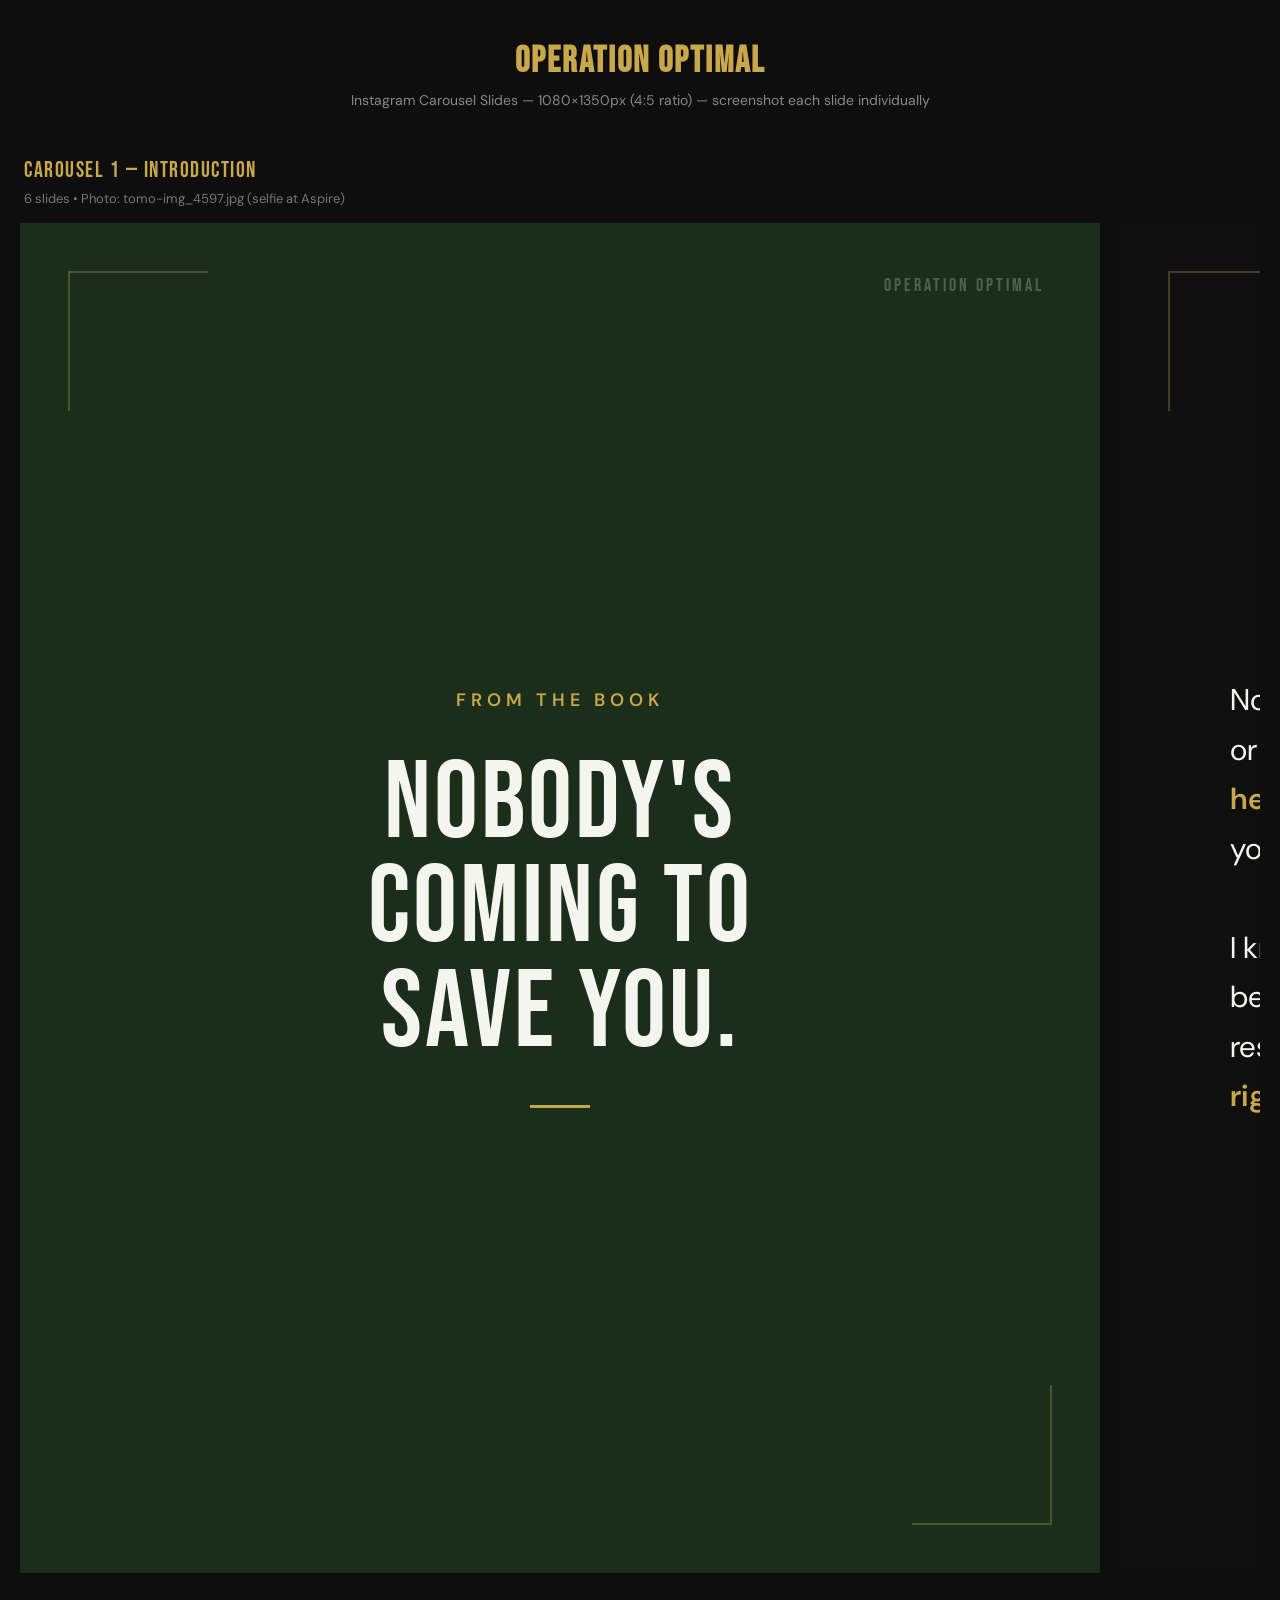
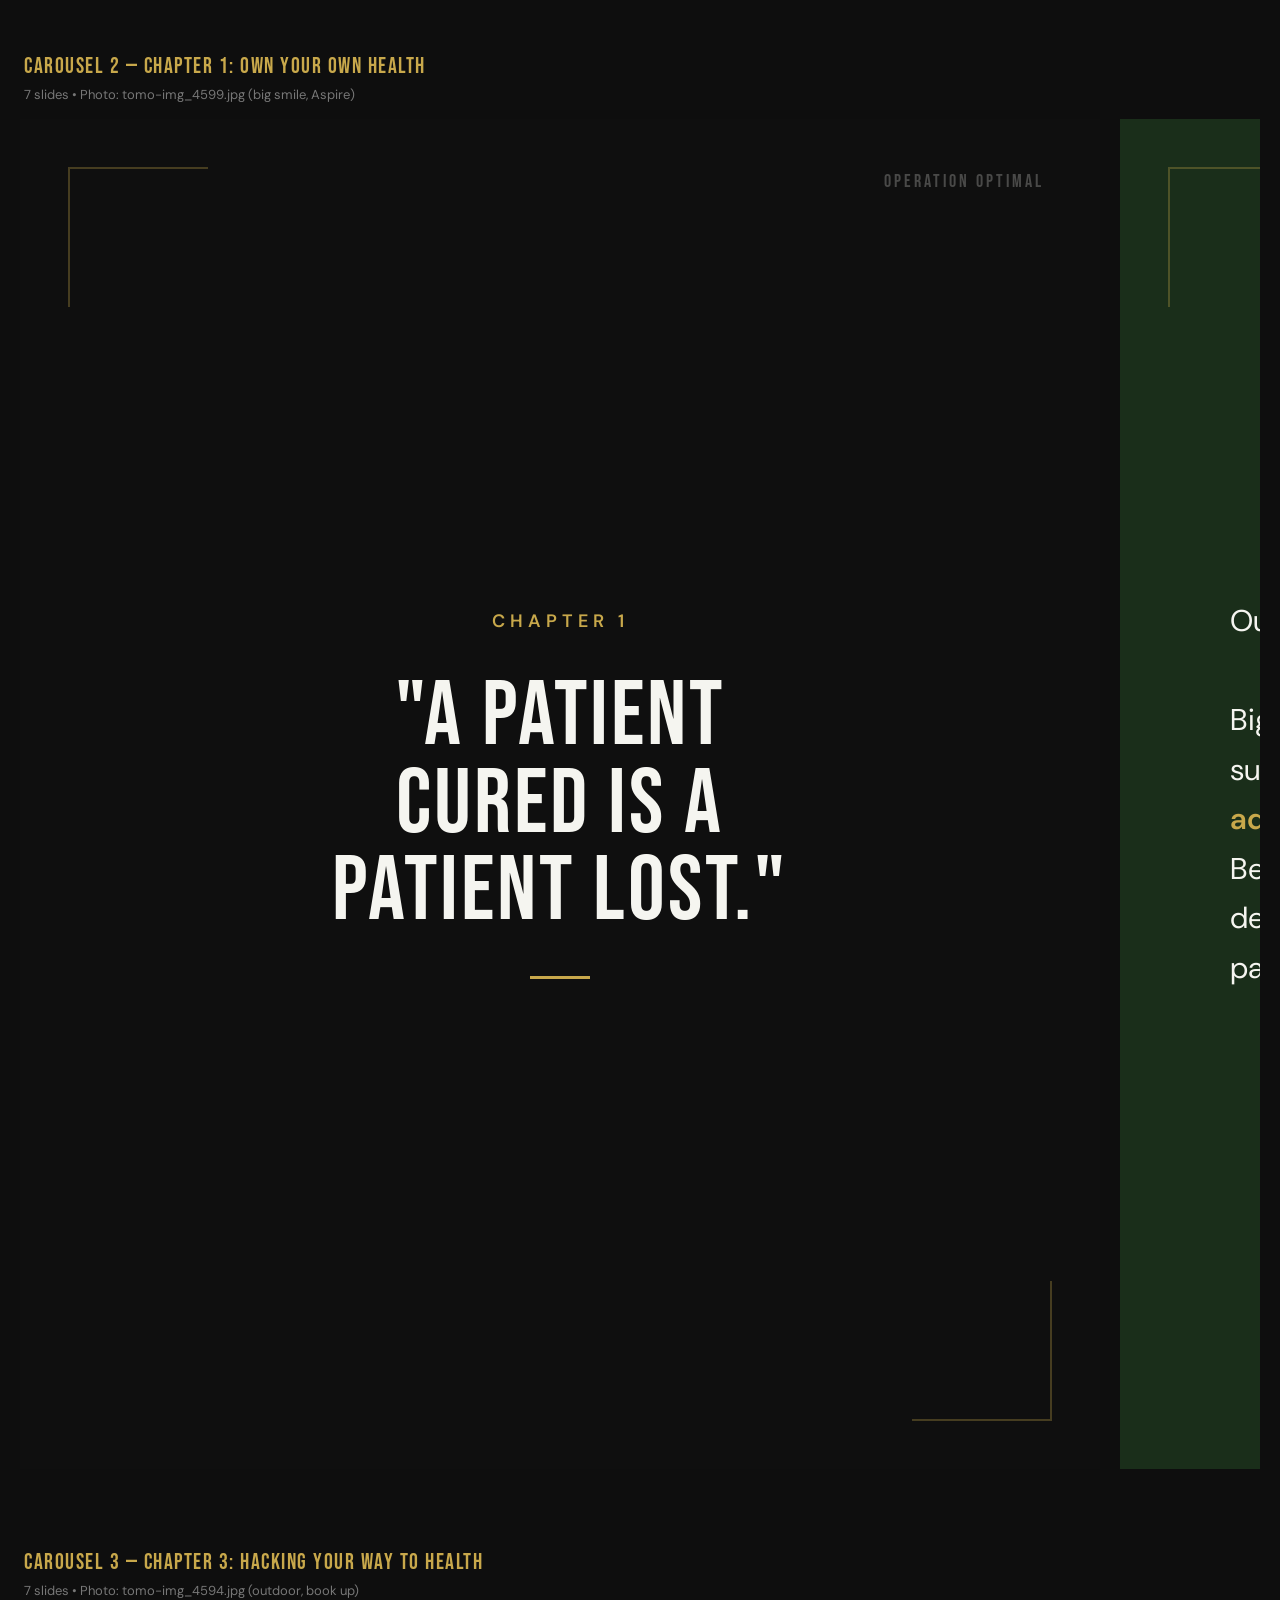
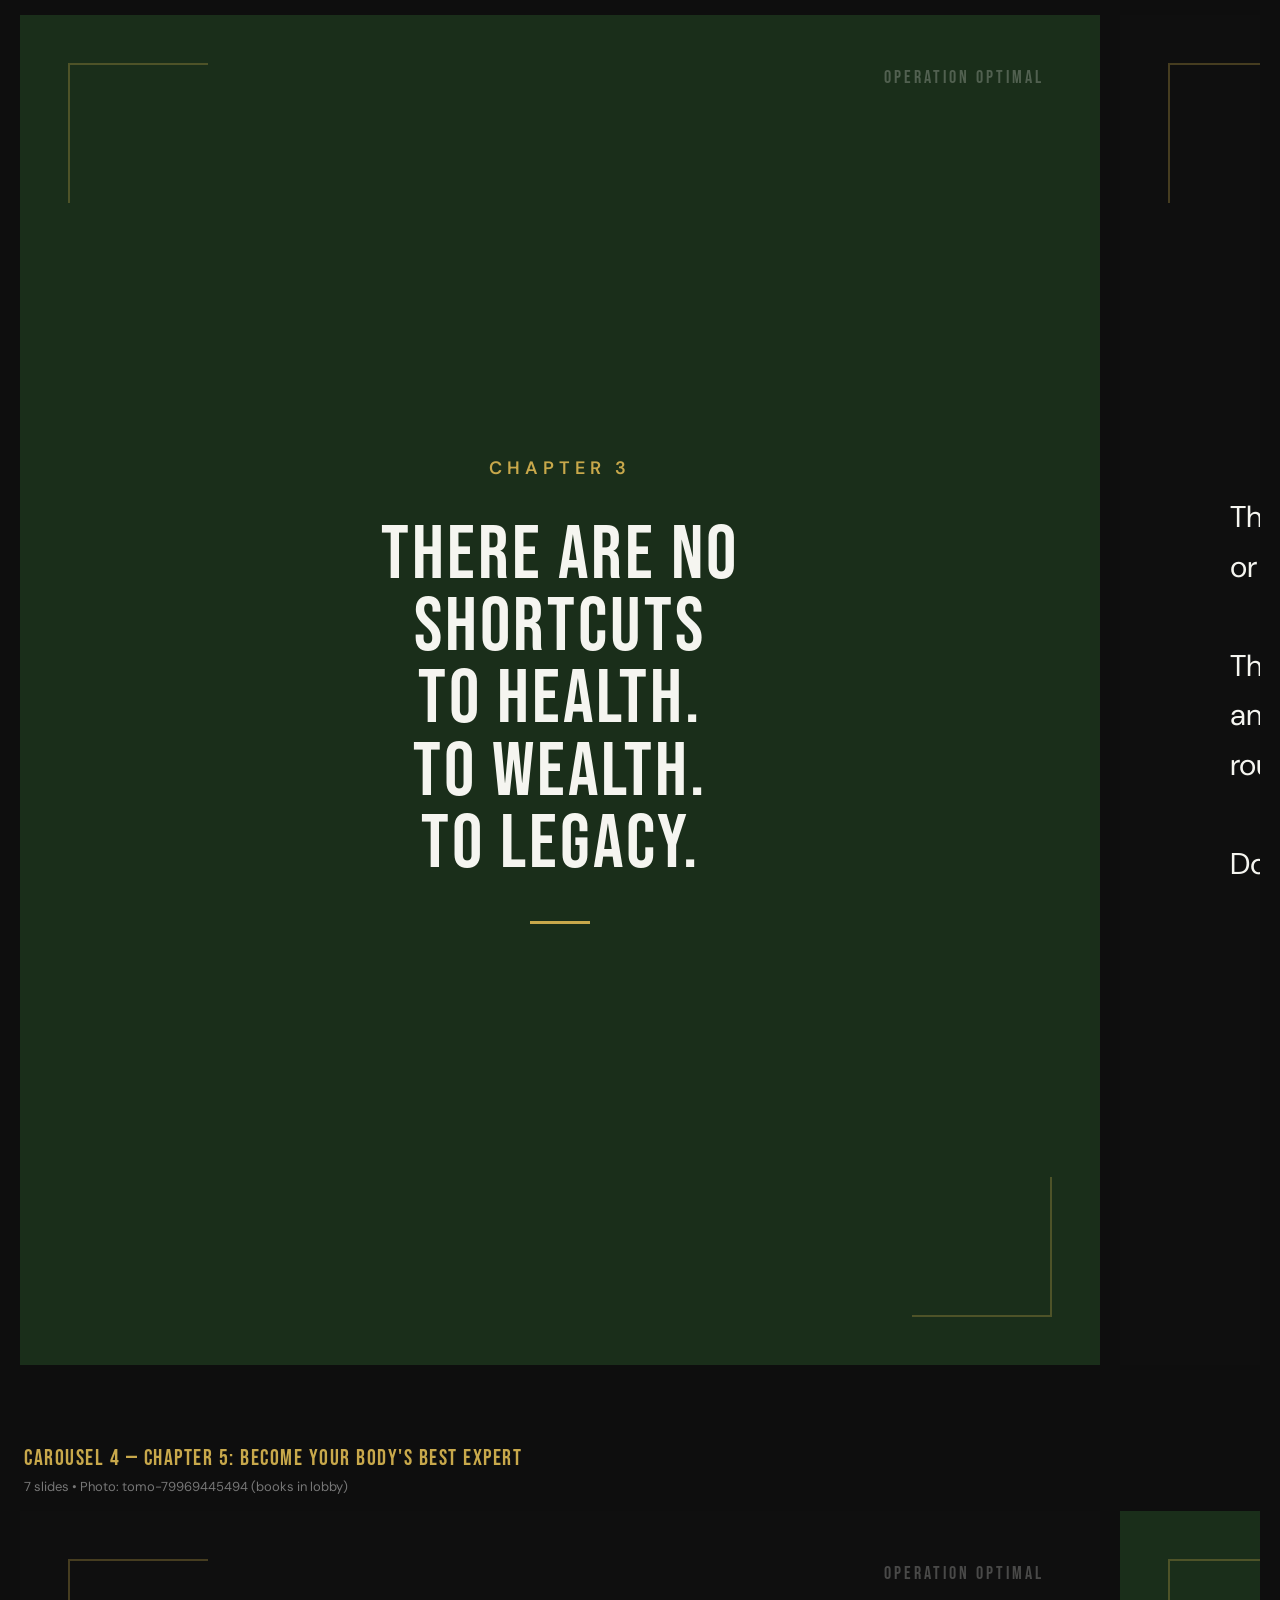
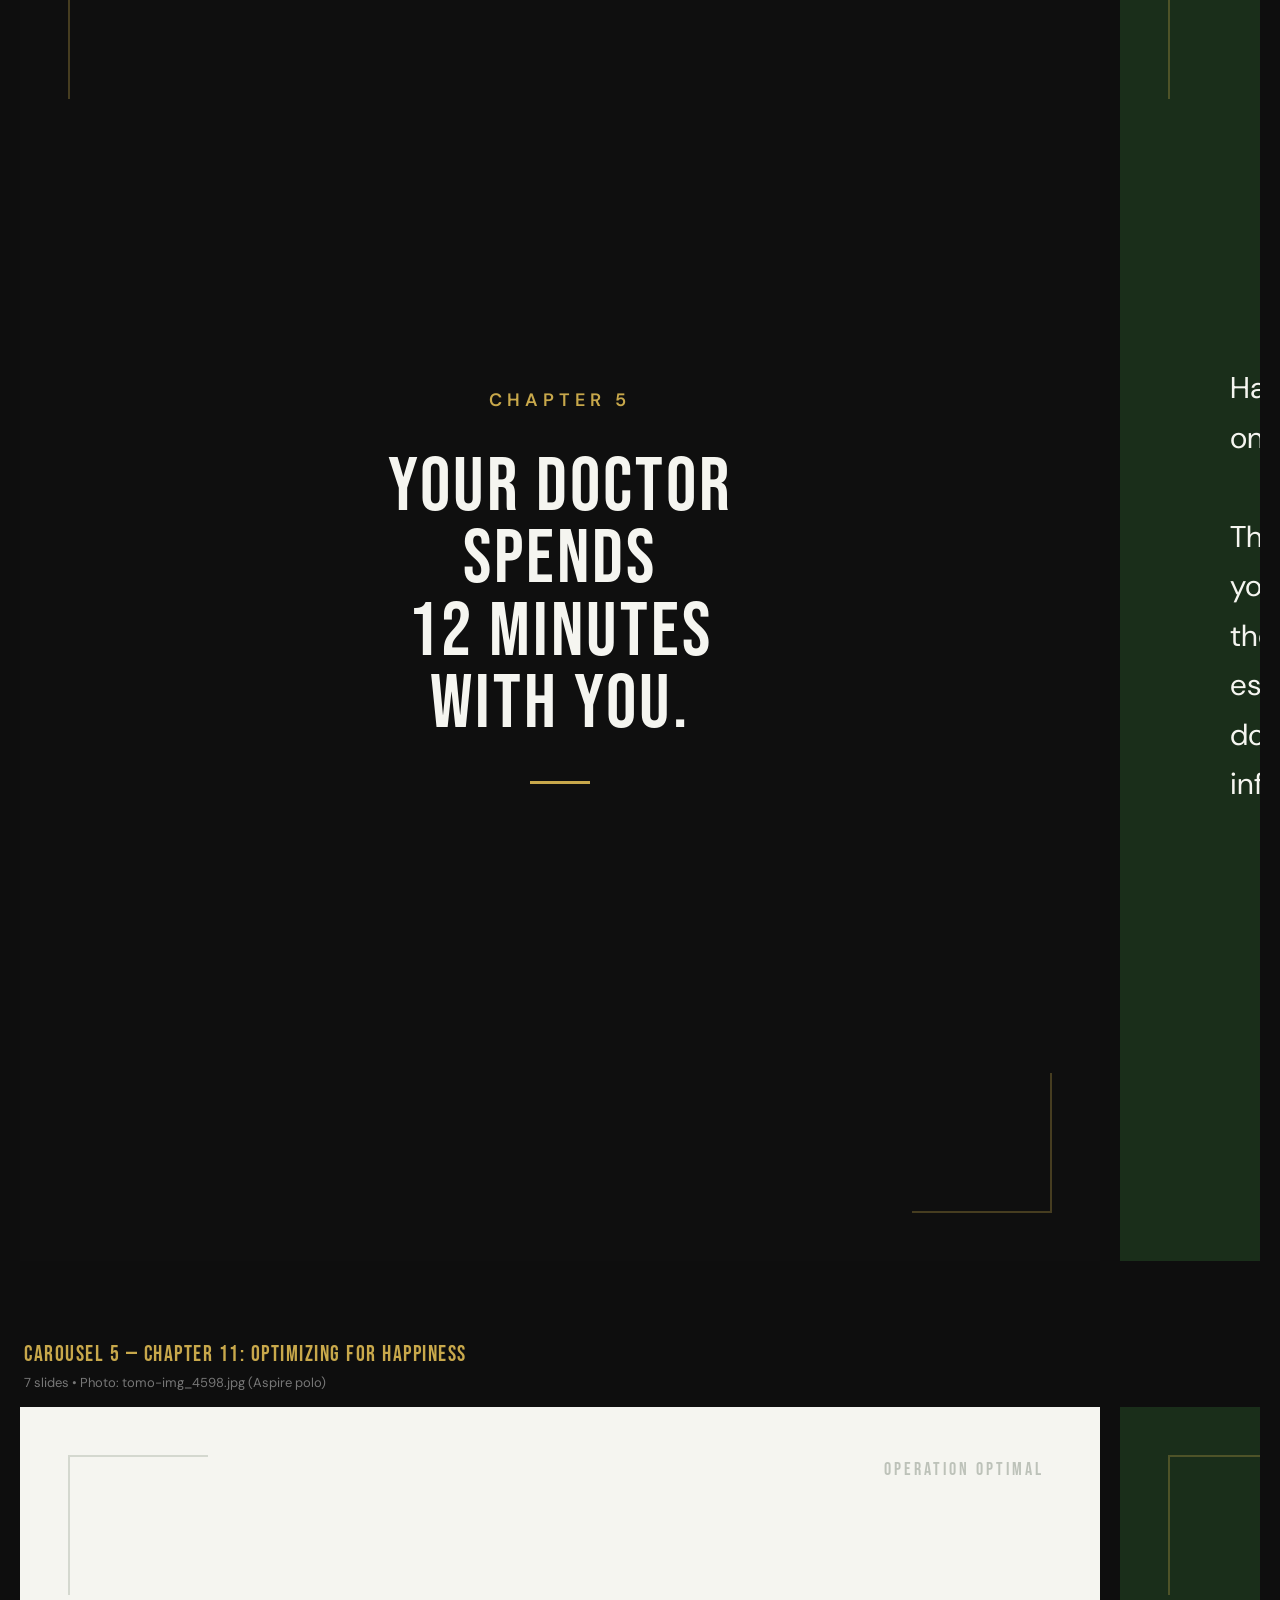
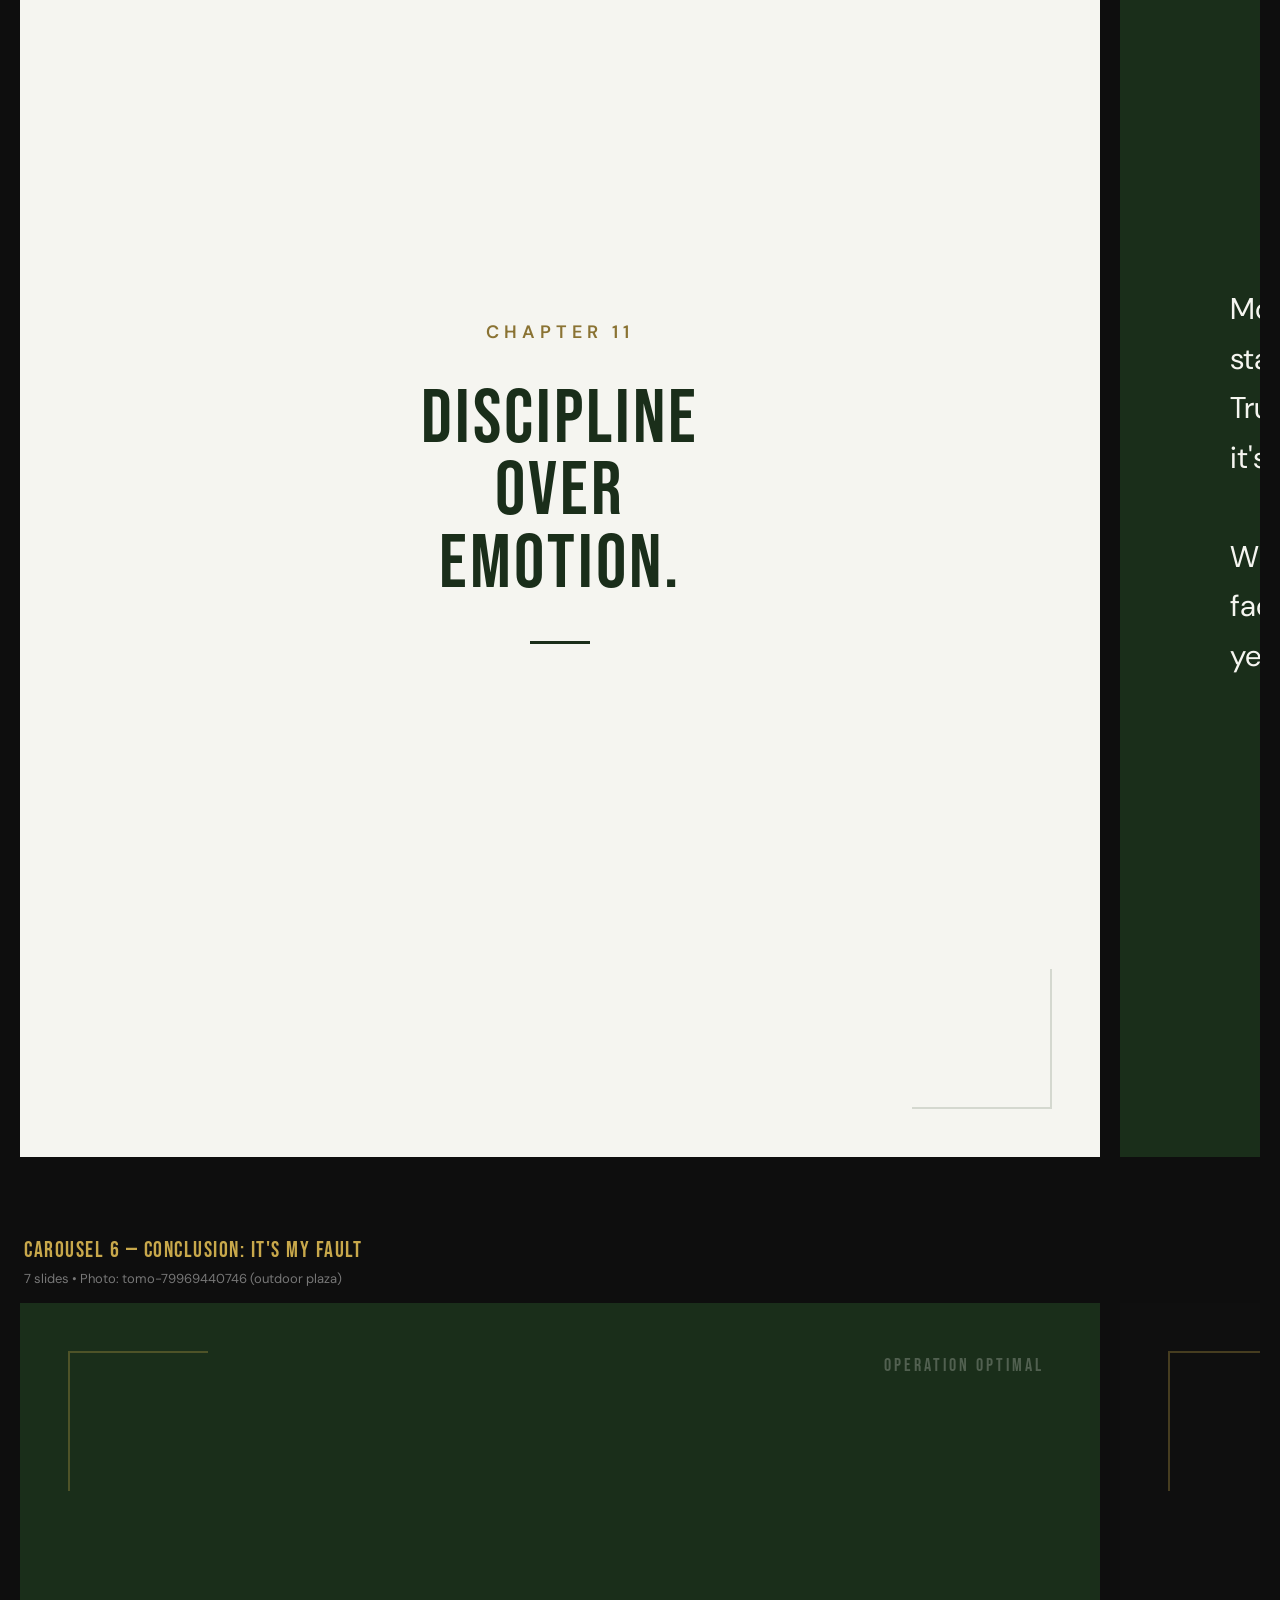
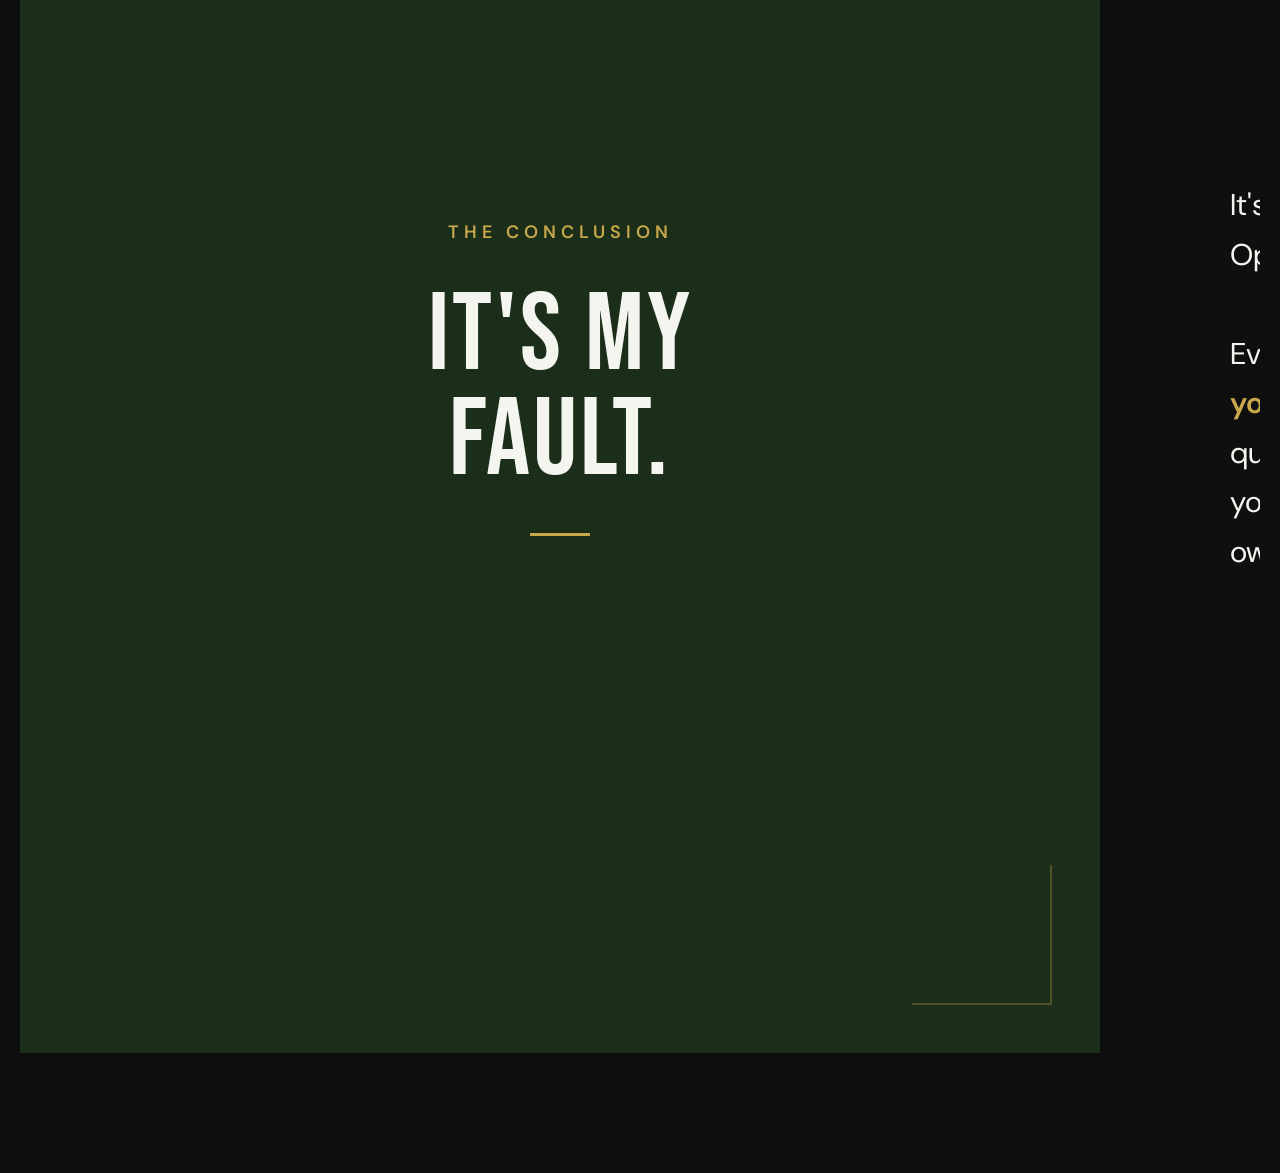
<file: instagram-carousels.html>
<!DOCTYPE html>
<html lang="en">
<head>
<meta charset="UTF-8">
<meta name="viewport" content="width=device-width, initial-scale=1.0">
<title>Operation Optimal — Instagram Carousels</title>
<link href="https://fonts.googleapis.com/css2?family=Bebas+Neue&family=DM+Sans:ital,wght@0,400;0,500;0,600;0,700;1,400;1,500&display=swap" rel="stylesheet">
<style>
* { margin: 0; padding: 0; box-sizing: border-box; }

body {
    font-family: 'DM Sans', sans-serif;
    background: #0e0e0e;
    color: #fff;
    padding: 40px 20px;
}

h1 {
    font-family: 'Bebas Neue', sans-serif;
    font-size: 36px;
    letter-spacing: 2px;
    text-align: center;
    margin-bottom: 8px;
    color: #c8a84b;
}

.subtitle {
    text-align: center;
    color: #888;
    font-size: 14px;
    margin-bottom: 48px;
}

.carousel-section { margin-bottom: 64px; }

.carousel-label {
    font-family: 'Bebas Neue', sans-serif;
    font-size: 22px;
    letter-spacing: 1.5px;
    color: #c8a84b;
    margin-bottom: 6px;
    padding-left: 4px;
}

.carousel-desc {
    color: #777;
    font-size: 13px;
    margin-bottom: 16px;
    padding-left: 4px;
}

.carousel-track {
    display: flex;
    gap: 20px;
    overflow-x: auto;
    padding-bottom: 16px;
    scroll-snap-type: x mandatory;
}

.carousel-track::-webkit-scrollbar { height: 6px; }
.carousel-track::-webkit-scrollbar-track { background: #1a1a1a; border-radius: 3px; }
.carousel-track::-webkit-scrollbar-thumb { background: #333; border-radius: 3px; }

/* ── Slide base — 1080x1350 (4:5 Instagram) ── */
.slide {
    width: 1080px;
    height: 1350px;
    min-width: 1080px;
    min-height: 1350px;
    position: relative;
    overflow: hidden;
    scroll-snap-align: start;
    display: flex;
    flex-direction: column;
    justify-content: center;
    align-items: center;
    text-align: center;
    padding: 100px 80px;
}

/* ── Themes ── */
.slide--dark { background: #1a2e1a; color: #f5f5f0; }
.slide--black { background: #0f0f0f; color: #f5f5f0; }
.slide--cream { background: #f5f5f0; color: #1a2e1a; }
.slide--gold { background: #c8a84b; color: #1a2e1a; }
.slide--deep { background: #0d1f0d; color: #f5f5f0; }

/* ── Decorative corners ── */
.slide__corner-tl,
.slide__corner-br {
    position: absolute;
    width: 140px;
    height: 140px;
    border: 2px solid rgba(200, 168, 75, 0.3);
}
.slide__corner-tl { top: 48px; left: 48px; border-right: none; border-bottom: none; }
.slide__corner-br { bottom: 48px; right: 48px; border-left: none; border-top: none; }

.slide--cream .slide__corner-tl,
.slide--cream .slide__corner-br { border-color: rgba(26, 46, 26, 0.15); }

.slide--gold .slide__corner-tl,
.slide--gold .slide__corner-br { border-color: rgba(26, 46, 26, 0.2); }

.slide__line { width: 60px; height: 3px; background: #c8a84b; margin: 0 auto; }
.slide--cream .slide__line { background: #1a2e1a; }
.slide--gold .slide__line { background: #1a2e1a; }

/* ── Watermark ── */
.slide__brand {
    position: absolute;
    top: 52px;
    right: 56px;
    font-family: 'Bebas Neue', sans-serif;
    font-size: 18px;
    letter-spacing: 3px;
    opacity: 0.25;
}

/* ── Page dots ── */
.slide__page {
    position: absolute;
    bottom: 52px;
    left: 50%;
    transform: translateX(-50%);
    display: flex;
    gap: 10px;
}
.slide__page-dot {
    width: 12px;
    height: 12px;
    border-radius: 50%;
    background: rgba(200, 168, 75, 0.2);
}
.slide__page-dot--active { background: #c8a84b; }
.slide--cream .slide__page-dot { background: rgba(26, 46, 26, 0.15); }
.slide--cream .slide__page-dot--active { background: #1a2e1a; }
.slide--gold .slide__page-dot { background: rgba(26, 46, 26, 0.2); }
.slide--gold .slide__page-dot--active { background: #1a2e1a; }

/* ── Typography ── */
.slide__chapter {
    font-family: 'DM Sans', sans-serif;
    font-size: 18px;
    font-weight: 600;
    letter-spacing: 5px;
    text-transform: uppercase;
    color: #c8a84b;
    margin-bottom: 40px;
}
.slide--cream .slide__chapter { color: #8a7333; }
.slide--gold .slide__chapter { color: #1a2e1a; }

.slide__title {
    font-family: 'Bebas Neue', sans-serif;
    font-size: 92px;
    line-height: 0.95;
    letter-spacing: 3px;
    margin-bottom: 40px;
}
.slide__title--lg { font-size: 110px; }
.slide__title--sm { font-size: 76px; }
.slide__title--xs { font-size: 64px; }

/* Book paragraph — the "meat" */
.slide__para {
    font-family: 'DM Sans', sans-serif;
    font-size: 30px;
    line-height: 1.65;
    font-weight: 400;
    max-width: 860px;
    text-align: left;
}

.slide__quote {
    font-family: 'DM Sans', sans-serif;
    font-size: 36px;
    line-height: 1.55;
    font-weight: 400;
    max-width: 840px;
}
.slide__quote--lg { font-size: 42px; font-weight: 500; }
.slide__quote--sm { font-size: 30px; }
.slide__quote--italic { font-style: italic; }

.slide__quote em,
.slide__para em {
    color: #c8a84b;
    font-style: normal;
    font-weight: 600;
}
.slide--cream .slide__quote em,
.slide--cream .slide__para em { color: #8a7333; }

/* Pull quote — large centered emphasis */
.slide__pull {
    font-family: 'DM Sans', sans-serif;
    font-size: 44px;
    line-height: 1.4;
    font-weight: 500;
    max-width: 800px;
    font-style: italic;
}

/* ── Action steps ── */
.slide__steps {
    text-align: left;
    width: 100%;
    max-width: 880px;
}
.slide__steps-title {
    font-family: 'Bebas Neue', sans-serif;
    font-size: 56px;
    letter-spacing: 2px;
    margin-bottom: 52px;
    text-align: center;
}
.slide__step {
    display: flex;
    gap: 28px;
    margin-bottom: 48px;
    align-items: flex-start;
}
.slide__step-num {
    font-family: 'Bebas Neue', sans-serif;
    font-size: 64px;
    line-height: 1;
    color: #c8a84b;
    min-width: 56px;
}
.slide--cream .slide__step-num { color: #1a2e1a; }
.slide__step-text { padding-top: 10px; }
.slide__step-heading { font-weight: 700; font-size: 26px; margin-bottom: 8px; line-height: 1.3; }
.slide__step-body { font-size: 22px; line-height: 1.5; opacity: 0.8; }

/* ── Comparison ── */
.slide__compare {
    display: flex;
    gap: 48px;
    align-items: center;
    width: 100%;
    max-width: 880px;
}
.slide__compare-col { flex: 1; text-align: center; }
.slide__compare-label { font-size: 20px; font-weight: 600; letter-spacing: 3px; text-transform: uppercase; margin-bottom: 20px; opacity: 0.6; }
.slide__compare-price { font-family: 'Bebas Neue', sans-serif; font-size: 96px; line-height: 1; margin-bottom: 12px; }
.slide__compare-desc { font-size: 20px; opacity: 0.7; line-height: 1.5; }
.slide__compare-vs { font-family: 'Bebas Neue', sans-serif; font-size: 42px; color: #c8a84b; min-width: 56px; }
.slide__compare-col--bad .slide__compare-price { opacity: 0.4; text-decoration: line-through; }

/* ── Ownership list ── */
.slide__own-list { text-align: left; max-width: 820px; }
.slide__own-item { font-size: 34px; line-height: 1.6; margin-bottom: 32px; font-style: italic; }
.slide__own-item strong { color: #c8a84b; font-style: normal; }
.slide--cream .slide__own-item strong { color: #1a2e1a; font-weight: 700; }

/* ── List ── */
.slide__list { text-align: left; list-style: none; max-width: 840px; width: 100%; }
.slide__list li {
    font-size: 32px;
    line-height: 1.5;
    padding: 24px 0 24px 28px;
    border-bottom: 1px solid rgba(200, 168, 75, 0.15);
    position: relative;
}
.slide__list li::before {
    content: '';
    position: absolute;
    left: 0;
    top: 50%;
    transform: translateY(-50%);
    width: 8px;
    height: 8px;
    background: #c8a84b;
    border-radius: 50%;
}
.slide--cream .slide__list li { border-bottom-color: rgba(26, 46, 26, 0.12); }
.slide--cream .slide__list li::before { background: #1a2e1a; }

/* ── Photo CTA slide ── */
.slide--photo {
    padding: 0;
    position: relative;
}
.slide__photo-img {
    width: 100%;
    height: 100%;
    object-fit: cover;
    position: absolute;
    top: 0;
    left: 0;
}
.slide__photo-overlay {
    position: absolute;
    bottom: 0;
    left: 0;
    right: 0;
    padding: 60px 64px 80px;
    background: linear-gradient(to top, rgba(0,0,0,0.92) 0%, rgba(0,0,0,0.7) 50%, transparent 100%);
    text-align: center;
    z-index: 2;
}
.slide__photo-title {
    font-family: 'Bebas Neue', sans-serif;
    font-size: 52px;
    letter-spacing: 2px;
    color: #fff;
    margin-bottom: 12px;
}
.slide__photo-sub {
    font-size: 24px;
    color: rgba(255,255,255,0.75);
    margin-bottom: 28px;
    line-height: 1.4;
}
.slide__photo-url {
    font-family: 'DM Sans', sans-serif;
    font-size: 30px;
    font-weight: 700;
    color: #c8a84b;
    letter-spacing: 1px;
}

/* ── Seven Steps list ── */
.slide__numbered {
    text-align: left;
    max-width: 840px;
    width: 100%;
    counter-reset: step;
}
.slide__numbered-item {
    font-size: 28px;
    line-height: 1.5;
    padding: 18px 0 18px 56px;
    border-bottom: 1px solid rgba(200, 168, 75, 0.12);
    position: relative;
    counter-increment: step;
}
.slide__numbered-item::before {
    content: counter(step) ".";
    position: absolute;
    left: 0;
    font-family: 'Bebas Neue', sans-serif;
    font-size: 36px;
    color: #c8a84b;
    top: 14px;
}
</style>
</head>
<body>

<h1>OPERATION OPTIMAL</h1>
<p class="subtitle">Instagram Carousel Slides &mdash; 1080&times;1350px (4:5 ratio) &mdash; screenshot each slide individually</p>


<!-- ════════════════════════════════════════════════════ -->
<!-- CAROUSEL 1: INTRODUCTION — "Nobody's Coming to Save You" -->
<!-- ════════════════════════════════════════════════════ -->
<div class="carousel-section">
    <div class="carousel-label">CAROUSEL 1 &mdash; INTRODUCTION</div>
    <div class="carousel-desc">6 slides &bull; Photo: tomo-img_4597.jpg (selfie at Aspire)</div>
    <div class="carousel-track">

        <!-- S1: Bold hook -->
        <div class="slide slide--dark">
            <div class="slide__corner-tl"></div>
            <div class="slide__corner-br"></div>
            <span class="slide__brand">OPERATION OPTIMAL</span>
            <div class="slide__chapter">FROM THE BOOK</div>
            <div class="slide__title slide__title--lg">NOBODY'S<br>COMING TO<br>SAVE YOU.</div>
            <div class="slide__line"></div>
        </div>

        <!-- S2: Paragraph from book -->
        <div class="slide slide--black">
            <div class="slide__corner-tl"></div>
            <div class="slide__corner-br"></div>
            <span class="slide__brand">OPERATION OPTIMAL</span>
            <div class="slide__para">Not your doctor. Not the medical system. Not some miracle drug or next-generation treatment. If you want to be healthy, <em>truly healthy</em>, it's on you. It's your responsibility. And honestly? It's your fault if you're not.<br><br>I know that sounds harsh, but it's the truth. And the truth is beautiful once you understand it. Because if your health is your responsibility, that means you have the <em>power to change it right now</em>.</div>
        </div>

        <!-- S3: Pull quote -->
        <div class="slide slide--cream">
            <div class="slide__corner-tl"></div>
            <div class="slide__corner-br"></div>
            <span class="slide__brand">OPERATION OPTIMAL</span>
            <div class="slide__pull">"This book isn't about complicated protocols or expensive treatments. It's about taking responsibility. It's about understanding that the more muscle you have, the longer you'll live. That your gut health affects your brain. That your physical body and mental health are completely tied together."</div>
        </div>

        <!-- S4: The recipe -->
        <div class="slide slide--dark">
            <div class="slide__corner-tl"></div>
            <div class="slide__corner-br"></div>
            <span class="slide__brand">OPERATION OPTIMAL</span>
            <div class="slide__quote slide__quote--lg">The recipe is simple:<br><br>Stop eating fast food.<br>Stop drinking soda.<br>Go for walks.<br><br>Those three things alone could change your entire life.<br><br><em>The difficulty is in doing the work.</em></div>
        </div>

        <!-- S5: 5% effort -->
        <div class="slide slide--gold">
            <div class="slide__corner-tl"></div>
            <div class="slide__corner-br"></div>
            <span class="slide__brand" style="color: #1a2e1a;">OPERATION OPTIMAL</span>
            <div class="slide__quote slide__quote--lg">Just give <strong>five percent</strong> effort to start. Change one habit. Then another.<br><br>That's how you become someone <strong>unrecognizable</strong> from who you are today.</div>
        </div>

        <!-- S6: Photo CTA -->
        <div class="slide slide--photo">
            <img src="assets/images/tomo-img_4597.jpg" alt="Tomo holding Operation Optimal" class="slide__photo-img">
            <div class="slide__photo-overlay">
                <div class="slide__photo-title">AVAILABLE NOW</div>
                <div class="slide__photo-sub">Link in bio to get your copy</div>
                <div class="slide__photo-url">operationoptimal.com</div>
            </div>
        </div>

    </div>
</div>


<!-- ════════════════════════════════════════════════════ -->
<!-- CAROUSEL 2: CHAPTER 1 — "Own Your Own Health" -->
<!-- ════════════════════════════════════════════════════ -->
<div class="carousel-section">
    <div class="carousel-label">CAROUSEL 2 &mdash; CHAPTER 1: OWN YOUR OWN HEALTH</div>
    <div class="carousel-desc">7 slides &bull; Photo: tomo-img_4599.jpg (big smile, Aspire)</div>
    <div class="carousel-track">

        <!-- S1: Bold hook -->
        <div class="slide slide--black">
            <div class="slide__corner-tl"></div>
            <div class="slide__corner-br"></div>
            <span class="slide__brand">OPERATION OPTIMAL</span>
            <div class="slide__chapter">CHAPTER 1</div>
            <div class="slide__title">"A PATIENT<br>CURED IS A<br>PATIENT LOST."</div>
            <div class="slide__line"></div>
        </div>

        <!-- S2: Opening paragraph -->
        <div class="slide slide--dark">
            <div class="slide__corner-tl"></div>
            <div class="slide__corner-br"></div>
            <span class="slide__brand">OPERATION OPTIMAL</span>
            <div class="slide__para">Our health is failing us because our healthcare has betrayed it.<br><br>Big Pharma and Big Medicine celebrate our symptom suppression as <em>success</em>; normalizes our chronic fatigue as <em>adulthood</em>; and mistakes our over-medication for medicine. Behind their sterile masks of "standards of care" lies a machine designed to keep us dependent, docile, and just alive enough to pay for more.</div>
        </div>

        <!-- S3: Pills before progress -->
        <div class="slide slide--cream">
            <div class="slide__corner-tl"></div>
            <div class="slide__corner-br"></div>
            <span class="slide__brand">OPERATION OPTIMAL</span>
            <div class="slide__pull">"We live in the greatest chronic illness crisis the world has ever seen, and modern medicine's answer is pills before progress. It's like patching the Titanic with chewing gum."</div>
        </div>

        <!-- S4: Tomo's story -->
        <div class="slide slide--black">
            <div class="slide__corner-tl"></div>
            <div class="slide__corner-br"></div>
            <span class="slide__brand">OPERATION OPTIMAL</span>
            <div class="slide__para">I decided to follow my doctor's advice. Instead of <em>treating</em> my pain by taking painkillers, I committed to <em>strengthening</em> my body.<br><br>I was ambitious. When I was 19, I told my coach I wanted to be Mr. Olympia. I wanted to take steroids. My coach laughed and told me to get my labs done first!<br><br>That's how my journey into bodybuilding, fitness modeling, and studying anti-aging, hormones, and wellness began.</div>
        </div>

        <!-- S5: Symptom treatment vs prevention -->
        <div class="slide slide--dark">
            <div class="slide__corner-tl"></div>
            <div class="slide__corner-br"></div>
            <span class="slide__brand">OPERATION OPTIMAL</span>
            <div class="slide__quote slide__quote--lg">Doctors today are too focused on symptom treatment and not <em>symptom prevention</em>.</div>
            <div style="height: 48px;"></div>
            <div class="slide__quote">We've gotten used to the second-rate. We blindly trust authority and funnel ourselves into a system I call <em>"a pill for every ill"</em> &mdash; a system that addresses symptoms and not the root causes of our chronic illnesses.</div>
        </div>

        <!-- S6: Empowerment -->
        <div class="slide slide--gold">
            <div class="slide__corner-tl"></div>
            <div class="slide__corner-br"></div>
            <span class="slide__brand" style="color: #1a2e1a;">OPERATION OPTIMAL</span>
            <div class="slide__quote slide__quote--lg">This book is about <strong>empowering you</strong> to go on your own health journey without Big Pharma, Big Medicine, or mainstream doctors <em>dictating</em> how it's going to be.<br><br>It's your body, and <strong>you</strong> should be the expert on it, not someone else!</div>
        </div>

        <!-- S7: Photo CTA -->
        <div class="slide slide--photo">
            <img src="assets/images/tomo-img_4599.jpg" alt="Tomo holding Operation Optimal" class="slide__photo-img">
            <div class="slide__photo-overlay">
                <div class="slide__photo-title">OWN YOUR HEALTH</div>
                <div class="slide__photo-sub">Link in bio to get your copy</div>
                <div class="slide__photo-url">operationoptimal.com</div>
            </div>
        </div>

    </div>
</div>


<!-- ════════════════════════════════════════════════════ -->
<!-- CAROUSEL 3: CHAPTER 3 — "Hacking Your Way to Health" -->
<!-- ════════════════════════════════════════════════════ -->
<div class="carousel-section">
    <div class="carousel-label">CAROUSEL 3 &mdash; CHAPTER 3: HACKING YOUR WAY TO HEALTH</div>
    <div class="carousel-desc">7 slides &bull; Photo: tomo-img_4594.jpg (outdoor, book up)</div>
    <div class="carousel-track">

        <!-- S1: Bold hook -->
        <div class="slide slide--dark">
            <div class="slide__corner-tl"></div>
            <div class="slide__corner-br"></div>
            <span class="slide__brand">OPERATION OPTIMAL</span>
            <div class="slide__chapter">CHAPTER 3</div>
            <div class="slide__title slide__title--sm">THERE ARE NO<br>SHORTCUTS<br>TO HEALTH.<br>TO WEALTH.<br>TO LEGACY.</div>
            <div class="slide__line"></div>
        </div>

        <!-- S2: Opening paragraph -->
        <div class="slide slide--black">
            <div class="slide__corner-tl"></div>
            <div class="slide__corner-br"></div>
            <span class="slide__brand">OPERATION OPTIMAL</span>
            <div class="slide__para">The road to optimal health isn't a sprint. There are no shortcuts or hacks. It's a marathon. Every step counts.<br><br>This chapter is about avoiding shortcuts, leaning into the hurt, and bringing your whole body and mind to bear in your daily routine. We'll get into workout tips, diet, and motivation.<br><br>Don't wait around. Let's get <em>moving</em>.</div>
        </div>

        <!-- S3: Cost comparison -->
        <div class="slide slide--dark">
            <div class="slide__corner-tl"></div>
            <div class="slide__corner-br"></div>
            <span class="slide__brand">OPERATION OPTIMAL</span>
            <div class="slide__chapter">THE REAL COST OF FOOD</div>
            <div class="slide__compare">
                <div class="slide__compare-col slide__compare-col--bad">
                    <div class="slide__compare-label">JUNK-HEAVY CART</div>
                    <div class="slide__compare-price">$104</div>
                    <div class="slide__compare-desc">Snacks, sugary drinks, frozen convenience meals</div>
                </div>
                <div class="slide__compare-vs">VS</div>
                <div class="slide__compare-col">
                    <div class="slide__compare-label">WHOLE-FOOD CART</div>
                    <div class="slide__compare-price" style="color: #c8a84b;">$64</div>
                    <div class="slide__compare-desc">Produce, lean proteins, beans, grains, yogurt</div>
                </div>
            </div>
            <div style="margin-top: 40px;"></div>
            <div class="slide__quote" style="font-size: 26px; opacity: 0.8;">A healthy grocery list can cost around <em>40% less</em> per trip than junk-food choices. Don't let the lie keep you broke and sick.</div>
        </div>

        <!-- S4: Pull quote -->
        <div class="slide slide--cream">
            <div class="slide__corner-tl"></div>
            <div class="slide__corner-br"></div>
            <span class="slide__brand">OPERATION OPTIMAL</span>
            <div class="slide__pull">"There's no hack to health; you have to hack your way to health with the determination, discipline, and positivity it would take to chop down the Amazon rainforest using only a handaxe."</div>
            <div style="height: 32px;"></div>
            <div class="slide__quote" style="font-size: 28px; opacity: 0.7;">Now imagine that you're also the trees, and for every drop of effort you put in, you get twice as strong.</div>
        </div>

        <!-- S5: Healthy to happy -->
        <div class="slide slide--dark">
            <div class="slide__corner-tl"></div>
            <div class="slide__corner-br"></div>
            <span class="slide__brand">OPERATION OPTIMAL</span>
            <div class="slide__quote slide__quote--lg">The goal of all of this is not masochism.<br><br>You go through the hurt to get to the healthy, and <em>you go through the healthy to get to the happy</em>.</div>
        </div>

        <!-- S6: Action steps -->
        <div class="slide slide--black">
            <div class="slide__corner-tl"></div>
            <div class="slide__corner-br"></div>
            <span class="slide__brand">OPERATION OPTIMAL</span>
            <div class="slide__steps">
                <div class="slide__steps-title">ACTION STEPS</div>
                <div class="slide__step">
                    <div class="slide__step-num">1</div>
                    <div class="slide__step-text">
                        <div class="slide__step-heading">Train your whole body, not just your favorites</div>
                        <div class="slide__step-body">Don't skip leg day, back day, or cardio. A strong body is a balanced body. Commit to a weekly split that hits every major muscle group.</div>
                    </div>
                </div>
                <div class="slide__step">
                    <div class="slide__step-num">2</div>
                    <div class="slide__step-text">
                        <div class="slide__step-heading">Eliminate one shortcut you're relying on</div>
                        <div class="slide__step-body">Identify a habit that feels productive but is really avoidance. Replace it with cold showers, a disciplined routine, or simply pushing harder.</div>
                    </div>
                </div>
                <div class="slide__step">
                    <div class="slide__step-num">3</div>
                    <div class="slide__step-text">
                        <div class="slide__step-heading">Start your morning with a win</div>
                        <div class="slide__step-body">Cold water to the face, 20 bodyweight reps, then a clean whole food meal. Start strong, and the rest of your day will follow.</div>
                    </div>
                </div>
            </div>
        </div>

        <!-- S7: Photo CTA -->
        <div class="slide slide--photo">
            <img src="assets/images/tomo-img_4594.jpg" alt="Operation Optimal book" class="slide__photo-img">
            <div class="slide__photo-overlay">
                <div class="slide__photo-title">NO MORE SHORTCUTS</div>
                <div class="slide__photo-sub">Link in bio to get your copy</div>
                <div class="slide__photo-url">operationoptimal.com</div>
            </div>
        </div>

    </div>
</div>


<!-- ════════════════════════════════════════════════════ -->
<!-- CAROUSEL 4: CHAPTER 5 — "Become Your Body's Best Expert" -->
<!-- ════════════════════════════════════════════════════ -->
<div class="carousel-section">
    <div class="carousel-label">CAROUSEL 4 &mdash; CHAPTER 5: BECOME YOUR BODY'S BEST EXPERT</div>
    <div class="carousel-desc">7 slides &bull; Photo: tomo-79969445494 (books in lobby)</div>
    <div class="carousel-track">

        <!-- S1: Bold hook -->
        <div class="slide slide--black">
            <div class="slide__corner-tl"></div>
            <div class="slide__corner-br"></div>
            <span class="slide__brand">OPERATION OPTIMAL</span>
            <div class="slide__chapter">CHAPTER 5</div>
            <div class="slide__title slide__title--sm">YOUR DOCTOR<br>SPENDS<br>12 MINUTES<br>WITH YOU.</div>
            <div class="slide__line"></div>
        </div>

        <!-- S2: Opening paragraph -->
        <div class="slide slide--dark">
            <div class="slide__corner-tl"></div>
            <div class="slide__corner-br"></div>
            <span class="slide__brand">OPERATION OPTIMAL</span>
            <div class="slide__para">Have you ever taken a test and the teacher lets you bring in a one-page cheat sheet?<br><br>That's what this chapter is about &mdash; except this time, the test is your physical health, the classroom is your doctor's office, and the cheat-sheet is a <em>challenge-sheet</em> that equips you with essential knowledge, empowers you to push back on your doctor's assumptions and biases, and teaches you how to be informed on that most important of all subjects, <em>YOU</em>!</div>
        </div>

        <!-- S3: Assembly line -->
        <div class="slide slide--cream">
            <div class="slide__corner-tl"></div>
            <div class="slide__corner-br"></div>
            <span class="slide__brand">OPERATION OPTIMAL</span>
            <div class="slide__para" style="text-align: center; max-width: 800px;">The average patient spends just above <em>twelve minutes</em> with their primary care provider. Is that enough time for a truly whole-body analysis and discussion?<br><br>Hell no!<br><br>The yearly checkup assembly line goes something like this:</div>
            <div style="height: 40px;"></div>
            <div class="slide__title slide__title--xs" style="font-size: 40px; letter-spacing: 4px; margin-bottom: 0;">GENERIC TEST &rarr; RED FLAG &rarr; PRESCRIPTION &rarr; NEXT!</div>
        </div>

        <!-- S4: Hormones -->
        <div class="slide slide--black">
            <div class="slide__corner-tl"></div>
            <div class="slide__corner-br"></div>
            <span class="slide__brand">OPERATION OPTIMAL</span>
            <div class="slide__para">Your body runs on hormones, period. I don't care if you're a Fortune 500 CEO or living under a bridge, your entire system is dictated by hormones.<br><br>Think of them like the fuel in your car, but also the cruise control, making sure you're not red-lining or stalling out. Without hormones, there's no movement, no rhythm, no homeostasis, and without that balance, <em>everything starts to break down</em>.</div>
        </div>

        <!-- S5: Pull quote -->
        <div class="slide slide--dark">
            <div class="slide__corner-tl"></div>
            <div class="slide__corner-br"></div>
            <span class="slide__brand">OPERATION OPTIMAL</span>
            <div class="slide__quote slide__quote--lg">You fix the system by <em>understanding the system</em>.</div>
            <div style="height: 40px;"></div>
            <div class="slide__quote">Good research isn't just about facts. It's about questions. It's about knowing what to ask and where to look for the answer.<br><br>You're not looking for a pill. You're looking for the <em>breakdown in the chain</em>.</div>
        </div>

        <!-- S6: Action steps -->
        <div class="slide slide--black">
            <div class="slide__corner-tl"></div>
            <div class="slide__corner-br"></div>
            <span class="slide__brand">OPERATION OPTIMAL</span>
            <div class="slide__steps">
                <div class="slide__steps-title">ACTION STEPS</div>
                <div class="slide__step">
                    <div class="slide__step-num">1</div>
                    <div class="slide__step-text">
                        <div class="slide__step-heading">Bring a challenge sheet to your next physical</div>
                        <div class="slide__step-body">Ask what they're testing, what they're not testing, and why. If your doctor gives you pushback, don't fold. Push back.</div>
                    </div>
                </div>
                <div class="slide__step">
                    <div class="slide__step-num">2</div>
                    <div class="slide__step-text">
                        <div class="slide__step-heading">Build baseline knowledge with real learning</div>
                        <div class="slide__step-body">Study how your body works when it's not broken. Understand the hormone cascade &mdash; how signaling works and how upstream problems lead to downstream symptoms.</div>
                    </div>
                </div>
                <div class="slide__step">
                    <div class="slide__step-num">3</div>
                    <div class="slide__step-text">
                        <div class="slide__step-heading">Reverse-engineer one symptom you've been ignoring</div>
                        <div class="slide__step-body">Trace it upstream. What hormone systems affect it? What markers should be tested? Schedule bloodwork and treat it like a real investigation.</div>
                    </div>
                </div>
            </div>
        </div>

        <!-- S7: Photo CTA -->
        <div class="slide slide--photo">
            <img src="assets/images/tomo-79969445494__6a551020-9971-4b47-ad57-b0db4cacc507.jpg" alt="Operation Optimal books" class="slide__photo-img">
            <div class="slide__photo-overlay">
                <div class="slide__photo-title">BECOME YOUR OWN EXPERT</div>
                <div class="slide__photo-sub">Link in bio to get your copy</div>
                <div class="slide__photo-url">operationoptimal.com</div>
            </div>
        </div>

    </div>
</div>


<!-- ════════════════════════════════════════════════════ -->
<!-- CAROUSEL 5: CHAPTER 11 — "Optimizing for Happiness" -->
<!-- ════════════════════════════════════════════════════ -->
<div class="carousel-section">
    <div class="carousel-label">CAROUSEL 5 &mdash; CHAPTER 11: OPTIMIZING FOR HAPPINESS</div>
    <div class="carousel-desc">7 slides &bull; Photo: tomo-img_4598.jpg (Aspire polo)</div>
    <div class="carousel-track">

        <!-- S1: Bold hook -->
        <div class="slide slide--cream">
            <div class="slide__corner-tl"></div>
            <div class="slide__corner-br"></div>
            <span class="slide__brand">OPERATION OPTIMAL</span>
            <div class="slide__chapter" style="color: #8a7333;">CHAPTER 11</div>
            <div class="slide__title slide__title--sm">DISCIPLINE<br>OVER<br>EMOTION.</div>
            <div class="slide__line"></div>
        </div>

        <!-- S2: Opening paragraph -->
        <div class="slide slide--dark">
            <div class="slide__corner-tl"></div>
            <div class="slide__corner-br"></div>
            <span class="slide__brand">OPERATION OPTIMAL</span>
            <div class="slide__para">Most people chase happiness through pleasure, money, or status, mistaking comfort for fulfillment, but that's hedonism. True happiness isn't found in possessions or temporary highs; it's built on <em>health</em>, both physical and mental.<br><br>Without health, lasting happiness is impossible. Even those facing illness can find peace through acceptance and gratitude, yet they'd undoubtedly be happier without disease.</div>
        </div>

        <!-- S3: Stoicism -->
        <div class="slide slide--black">
            <div class="slide__corner-tl"></div>
            <div class="slide__corner-br"></div>
            <span class="slide__brand">OPERATION OPTIMAL</span>
            <div class="slide__para">If hedonism is the sickness of our culture, Stoicism is the cure. This philosophy redefines happiness not as pleasure, but as discipline, the alignment of mind, body, and spirit with purpose.<br><br>We can't control external events, only our reactions. If a hurricane destroys my house, I can cry, or I can act. Stoicism means choosing strength, <em>choosing to act</em>.<br><br>Stress can kill. Control it before it controls you.</div>
        </div>

        <!-- S4: Self-talk -->
        <div class="slide slide--cream">
            <div class="slide__corner-tl"></div>
            <div class="slide__corner-br"></div>
            <span class="slide__brand">OPERATION OPTIMAL</span>
            <div class="slide__own-list" style="max-width: 760px;">
                <div class="slide__chapter" style="color: #8a7333; margin-bottom: 32px;">WE ALL HEAR THAT INNER CRITIC</div>
                <div class="slide__own-item">"I can't do this."</div>
                <div class="slide__own-item">"I'm not good enough."</div>
                <div class="slide__own-item">"I'm an imposter."</div>
                <div style="height: 24px;"></div>
                <div class="slide__chapter" style="color: #1a2e1a; margin-bottom: 32px;">BUT YOU CAN CHOOSE THE RESPONSE</div>
                <div class="slide__own-item"><strong style="color: #1a2e1a;">"No, I can do this."</strong></div>
                <div class="slide__own-item"><strong style="color: #1a2e1a;">"No, I am enough."</strong></div>
                <div class="slide__own-item"><strong style="color: #1a2e1a;">"No, I am the real deal."</strong></div>
            </div>
        </div>

        <!-- S5: Morning prayer -->
        <div class="slide slide--dark">
            <div class="slide__corner-tl"></div>
            <div class="slide__corner-br"></div>
            <span class="slide__brand">OPERATION OPTIMAL</span>
            <div class="slide__chapter">TOMO'S MORNING PRAYER</div>
            <div class="slide__pull" style="font-size: 34px; line-height: 1.6;">"I understand that everything is my fault. I understand the power I hold through focused action. I am not and have never been a victim. I'm grateful for the challenges God has blessed me with. If I ask one thing, it's for patience and understanding so I may walk through adversity with a smile."</div>
        </div>

        <!-- S6: Action steps -->
        <div class="slide slide--black">
            <div class="slide__corner-tl"></div>
            <div class="slide__corner-br"></div>
            <span class="slide__brand">OPERATION OPTIMAL</span>
            <div class="slide__steps">
                <div class="slide__steps-title">ACTION STEPS</div>
                <div class="slide__step">
                    <div class="slide__step-num">1</div>
                    <div class="slide__step-text">
                        <div class="slide__step-heading">Start a gratitude practice</div>
                        <div class="slide__step-body">Every morning, write down at least three things you are grateful for. Keep them in a journal or a jar and review them weekly.</div>
                    </div>
                </div>
                <div class="slide__step">
                    <div class="slide__step-num">2</div>
                    <div class="slide__step-text">
                        <div class="slide__step-heading">Reframe your self-talk</div>
                        <div class="slide__step-body">When negative thoughts arise, acknowledge them, then immediately replace them with affirmations aligned with your values. Practice daily until positive self-talk becomes automatic.</div>
                    </div>
                </div>
                <div class="slide__step">
                    <div class="slide__step-num">3</div>
                    <div class="slide__step-text">
                        <div class="slide__step-heading">Live authentically</div>
                        <div class="slide__step-body">Journal about who you truly want to be and take one small step each week that aligns your actions with that authentic self.</div>
                    </div>
                </div>
            </div>
        </div>

        <!-- S7: Photo CTA -->
        <div class="slide slide--photo">
            <img src="assets/images/tomo-img_4598.jpg" alt="Tomo with Operation Optimal" class="slide__photo-img">
            <div class="slide__photo-overlay">
                <div class="slide__photo-title">OPTIMIZE YOUR HAPPINESS</div>
                <div class="slide__photo-sub">Link in bio to get your copy</div>
                <div class="slide__photo-url">operationoptimal.com</div>
            </div>
        </div>

    </div>
</div>


<!-- ════════════════════════════════════════════════════ -->
<!-- CAROUSEL 6: CONCLUSION — "It's My Fault" -->
<!-- ════════════════════════════════════════════════════ -->
<div class="carousel-section">
    <div class="carousel-label">CAROUSEL 6 &mdash; CONCLUSION: IT'S MY FAULT</div>
    <div class="carousel-desc">7 slides &bull; Photo: tomo-79969440746 (outdoor plaza)</div>
    <div class="carousel-track">

        <!-- S1: Bold hook -->
        <div class="slide slide--dark">
            <div class="slide__corner-tl"></div>
            <div class="slide__corner-br"></div>
            <span class="slide__brand">OPERATION OPTIMAL</span>
            <div class="slide__chapter">THE CONCLUSION</div>
            <div class="slide__title slide__title--lg">IT'S MY<br>FAULT.</div>
            <div class="slide__line"></div>
        </div>

        <!-- S2: Opening paragraph -->
        <div class="slide slide--black">
            <div class="slide__corner-tl"></div>
            <div class="slide__corner-br"></div>
            <span class="slide__brand">OPERATION OPTIMAL</span>
            <div class="slide__para">It's never too late to change. I hope that's clear by now. Your own Operation Optimal starts and ends with one person: <em>you</em>.<br><br>Every chapter in this book has pointed towards a single truth: <em>you are the solution to your own problem</em>. No doctor, pill, or quick fix can replace the mindset that everything in your life &mdash; your health, your wealth, your happiness &mdash; begins with ownership.</div>
        </div>

        <!-- S3: When things go wrong -->
        <div class="slide slide--cream">
            <div class="slide__corner-tl"></div>
            <div class="slide__corner-br"></div>
            <span class="slide__brand">OPERATION OPTIMAL</span>
            <div class="slide__chapter" style="color: #8a7333; margin-bottom: 48px;">WHEN THINGS GO WRONG</div>
            <div class="slide__own-list">
                <div class="slide__own-item">"I lost my relationship... <strong>it's my fault.</strong>"</div>
                <div class="slide__own-item">"I got fired... <strong>it's my fault.</strong>"</div>
                <div class="slide__own-item">"I was diagnosed with type II diabetes... <strong>it's my fault.</strong>"</div>
            </div>
        </div>

        <!-- S4: When things go right -->
        <div class="slide slide--gold">
            <div class="slide__corner-tl"></div>
            <div class="slide__corner-br"></div>
            <span class="slide__brand" style="color: #1a2e1a;">OPERATION OPTIMAL</span>
            <div class="slide__chapter" style="color: #1a2e1a; margin-bottom: 48px;">WHEN THINGS GO RIGHT</div>
            <div class="slide__own-list">
                <div class="slide__own-item">"I bought my dream car... <strong style="color: #1a2e1a;">it's my fault.</strong>"</div>
                <div class="slide__own-item">"My business is thriving again... <strong style="color: #1a2e1a;">it's my fault.</strong>"</div>
                <div class="slide__own-item">"I've trained hard and feel stronger than ever... <strong style="color: #1a2e1a;">it's my fault.</strong>"</div>
            </div>
        </div>

        <!-- S5: Power statements -->
        <div class="slide slide--deep">
            <div class="slide__corner-tl"></div>
            <div class="slide__corner-br"></div>
            <span class="slide__brand">OPERATION OPTIMAL</span>
            <div class="slide__para" style="text-align: center; max-width: 780px;">Ownership works both ways. The same radical accountability that forces you to face your failures also gives you credit for your victories.<br><br><em>If it's your fault, that means it's in your hands to fix.</em></div>
            <div style="height: 48px;"></div>
            <div class="slide__list" style="max-width: 740px;">
                <li style="font-size: 34px; padding: 24px 0 24px 32px;">I have the <strong style="color: #c8a84b;">power</strong> to create positive change.</li>
                <li style="font-size: 34px; padding: 24px 0 24px 32px;">I'm <strong style="color: #c8a84b;">responsible</strong> for what happens to me.</li>
                <li style="font-size: 34px; padding: 24px 0 24px 32px;">Every obstacle is an <strong style="color: #c8a84b;">opportunity</strong>.</li>
                <li style="font-size: 34px; padding: 24px 0 24px 32px;"><strong style="color: #c8a84b;">God has given me</strong> room to grow.</li>
            </div>
        </div>

        <!-- S6: Final call -->
        <div class="slide slide--dark">
            <div class="slide__corner-tl"></div>
            <div class="slide__corner-br"></div>
            <span class="slide__brand">OPERATION OPTIMAL</span>
            <div class="slide__quote slide__quote--lg">No matter your age &mdash; 25, 60, or 85 &mdash; the door is still open.<br><br>What matters isn't where you start; it's whether you <em>decide to start at all</em>.</div>
            <div style="height: 48px;"></div>
            <div class="slide__pull" style="font-size: 36px;">"All my problems are my fault."</div>
            <div style="height: 16px;"></div>
            <div class="slide__quote" style="font-size: 26px; opacity: 0.6;">&mdash; Tomo Marjanovic</div>
        </div>

        <!-- S7: Photo CTA -->
        <div class="slide slide--photo">
            <img src="assets/images/tomo-79969440746__8680b8cd-536c-4c94-bc69-0e4513901789.jpg" alt="Tomo with Operation Optimal" class="slide__photo-img">
            <div class="slide__photo-overlay">
                <div class="slide__photo-title">TAKE OWNERSHIP</div>
                <div class="slide__photo-sub">Link in bio to get your copy</div>
                <div class="slide__photo-url">operationoptimal.com</div>
            </div>
        </div>

    </div>
</div>


</body>
</html>
</file>
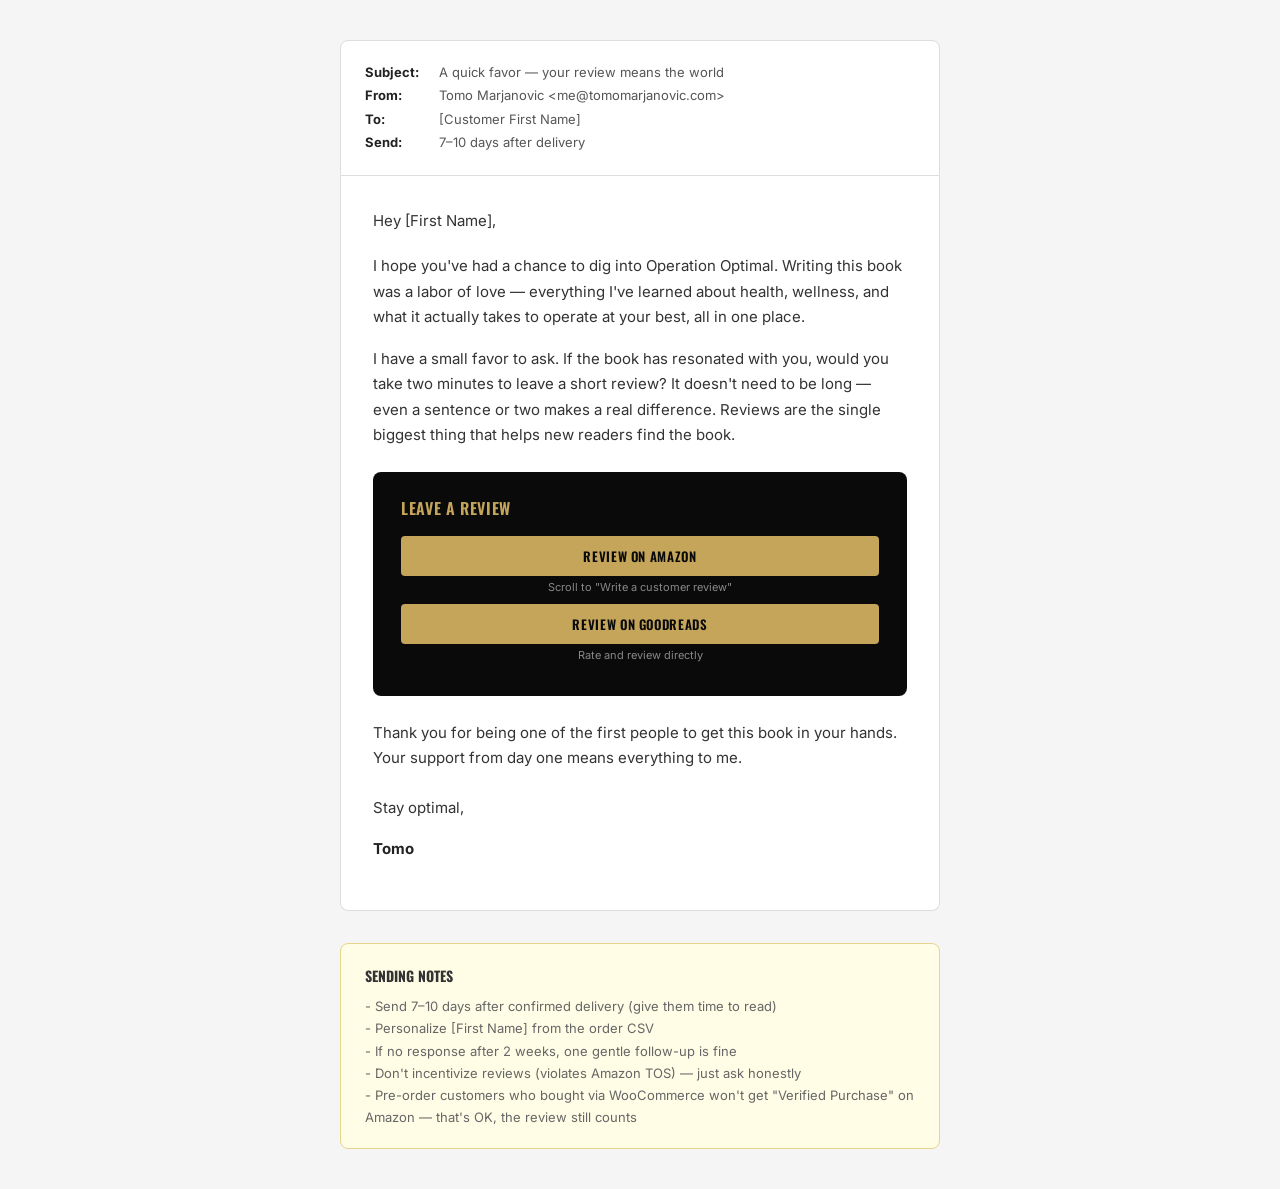
<file: review-followup-email.html>
<!DOCTYPE html>
<html lang="en">
<head>
<meta charset="UTF-8">
<meta name="viewport" content="width=device-width, initial-scale=1.0">
<title>Operation Optimal — Review Follow-Up Email</title>
<style>
  @import url('https://fonts.googleapis.com/css2?family=Oswald:wght@400;600;700&family=Inter:wght@400;500&display=swap');

  * { margin: 0; padding: 0; box-sizing: border-box; }

  body {
    font-family: 'Inter', sans-serif;
    background: #f5f5f5;
    display: flex;
    justify-content: center;
    padding: 40px;
  }

  .email-preview {
    max-width: 600px;
    width: 100%;
  }

  .email-meta {
    background: #fff;
    border: 1px solid #ddd;
    border-radius: 8px 8px 0 0;
    padding: 20px 24px;
    font-size: 13px;
    color: #555;
    line-height: 1.8;
  }

  .email-meta strong {
    color: #222;
    display: inline-block;
    min-width: 70px;
  }

  .email-body {
    background: #ffffff;
    border: 1px solid #ddd;
    border-top: none;
    border-radius: 0 0 8px 8px;
    padding: 32px;
  }

  .email-body p {
    font-size: 15px;
    line-height: 1.7;
    color: #333;
    margin-bottom: 16px;
  }

  .email-body .greeting {
    margin-bottom: 20px;
  }

  .email-body .cta-section {
    background: #0a0a0a;
    border-radius: 8px;
    padding: 24px 28px;
    margin: 24px 0;
  }

  .cta-section h2 {
    font-family: 'Oswald', sans-serif;
    font-size: 16px;
    font-weight: 600;
    text-transform: uppercase;
    letter-spacing: 0.04em;
    color: #C5A55A;
    margin-bottom: 16px;
  }

  .cta-link {
    display: block;
    margin-bottom: 10px;
  }

  .cta-link a {
    display: inline-block;
    background: #C5A55A;
    color: #0a0a0a;
    text-decoration: none;
    font-family: 'Oswald', sans-serif;
    font-weight: 600;
    font-size: 13px;
    text-transform: uppercase;
    letter-spacing: 0.05em;
    padding: 10px 24px;
    border-radius: 4px;
    width: 100%;
    text-align: center;
  }

  .cta-link small {
    display: block;
    color: #888;
    font-size: 11px;
    margin-top: 4px;
    text-align: center;
  }

  .email-body .sign-off {
    margin-top: 24px;
    color: #555;
  }

  .email-body .sign-off strong {
    color: #222;
  }

  .notes {
    margin-top: 32px;
    padding: 20px 24px;
    background: #fffde6;
    border: 1px solid #e8d48b;
    border-radius: 8px;
    font-size: 13px;
    color: #666;
    line-height: 1.7;
  }

  .notes h3 {
    font-family: 'Oswald', sans-serif;
    font-size: 14px;
    color: #333;
    margin-bottom: 8px;
    text-transform: uppercase;
  }
</style>
</head>
<body>

<div class="email-preview">

  <div class="email-meta">
    <strong>Subject:</strong> A quick favor — your review means the world<br>
    <strong>From:</strong> Tomo Marjanovic &lt;me@tomomarjanovic.com&gt;<br>
    <strong>To:</strong> [Customer First Name]<br>
    <strong>Send:</strong> 7–10 days after delivery
  </div>

  <div class="email-body">

    <p class="greeting">Hey [First Name],</p>

    <p>I hope you've had a chance to dig into Operation Optimal. Writing this book was a labor of love — everything I've learned about health, wellness, and what it actually takes to operate at your best, all in one place.</p>

    <p>I have a small favor to ask. If the book has resonated with you, would you take two minutes to leave a short review? It doesn't need to be long — even a sentence or two makes a real difference. Reviews are the single biggest thing that helps new readers find the book.</p>

    <div class="cta-section">
      <h2>Leave a Review</h2>
      <div class="cta-link">
        <a href="https://www.amazon.com/dp/1969585048">Review on Amazon</a>
        <small>Scroll to "Write a customer review"</small>
      </div>
      <div class="cta-link">
        <a href="https://www.goodreads.com/review/new/246928004-operation-optimal">Review on Goodreads</a>
        <small>Rate and review directly</small>
      </div>
    </div>

    <p>Thank you for being one of the first people to get this book in your hands. Your support from day one means everything to me.</p>

    <div class="sign-off">
      <p>Stay optimal,</p>
      <p><strong>Tomo</strong></p>
    </div>

  </div>

  <div class="notes">
    <h3>Sending Notes</h3>
    - Send 7–10 days after confirmed delivery (give them time to read)<br>
    - Personalize [First Name] from the order CSV<br>
    - If no response after 2 weeks, one gentle follow-up is fine<br>
    - Don't incentivize reviews (violates Amazon TOS) — just ask honestly<br>
    - Pre-order customers who bought via WooCommerce won't get "Verified Purchase" on Amazon — that's OK, the review still counts
  </div>

</div>

</body>
</html>
</file>
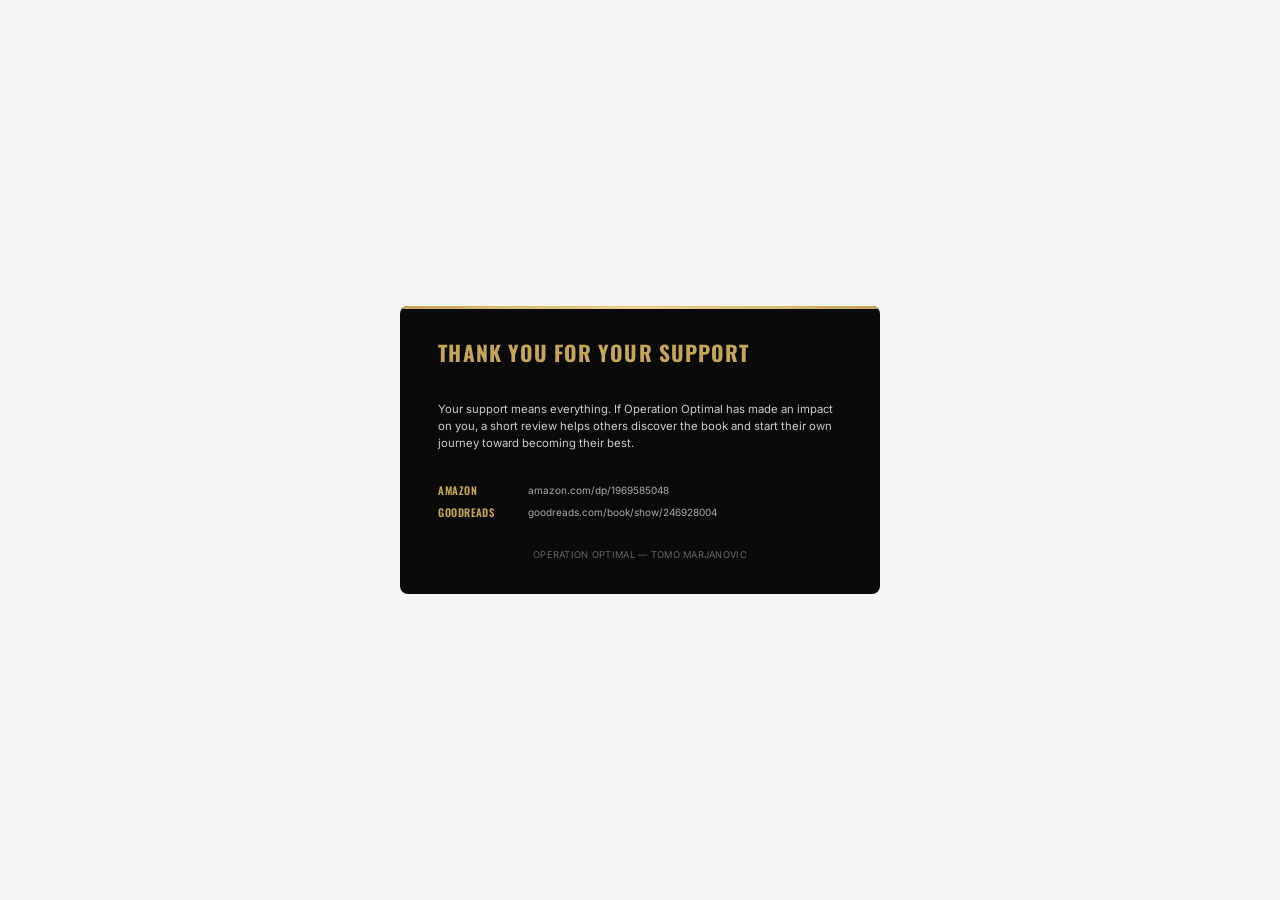
<file: review-insert-card.html>
<!DOCTYPE html>
<html lang="en">
<head>
<meta charset="UTF-8">
<meta name="viewport" content="width=device-width, initial-scale=1.0">
<title>Operation Optimal — Review Insert Card</title>
<style>
  @import url('https://fonts.googleapis.com/css2?family=Oswald:wght@400;600;700&family=Inter:wght@400;500&display=swap');

  * { margin: 0; padding: 0; box-sizing: border-box; }

  body {
    font-family: 'Inter', sans-serif;
    background: #f5f5f5;
    display: flex;
    justify-content: center;
    align-items: center;
    min-height: 100vh;
    padding: 40px;
  }

  .card {
    width: 5in;
    height: 3in;
    background: #0a0a0a;
    color: #fff;
    border-radius: 8px;
    padding: 0.35in 0.4in;
    display: flex;
    flex-direction: column;
    justify-content: space-between;
    position: relative;
    overflow: hidden;
  }

  .card::before {
    content: '';
    position: absolute;
    top: 0;
    left: 0;
    right: 0;
    height: 3px;
    background: linear-gradient(90deg, #C5A55A, #e8d48b, #C5A55A);
  }

  .card-header h1 {
    font-family: 'Oswald', sans-serif;
    font-size: 16pt;
    font-weight: 700;
    text-transform: uppercase;
    letter-spacing: 0.05em;
    color: #C5A55A;
    line-height: 1.2;
  }

  .card-body p {
    font-size: 8.5pt;
    line-height: 1.5;
    color: #ccc;
    margin-top: 6px;
  }

  .review-links {
    display: flex;
    flex-direction: column;
    gap: 6px;
  }

  .review-link {
    display: flex;
    align-items: center;
    gap: 10px;
    font-size: 8pt;
    color: #fff;
  }

  .review-link .label {
    font-family: 'Oswald', sans-serif;
    font-weight: 600;
    text-transform: uppercase;
    font-size: 8pt;
    letter-spacing: 0.04em;
    color: #C5A55A;
    min-width: 80px;
  }

  .review-link .url {
    color: #aaa;
    font-size: 7.5pt;
  }

  .card-footer {
    font-size: 7pt;
    color: #666;
    text-align: center;
    letter-spacing: 0.03em;
  }

  /* Print styles */
  @media print {
    body {
      background: none;
      padding: 0;
    }
    .card {
      border-radius: 0;
      -webkit-print-color-adjust: exact;
      print-color-adjust: exact;
    }
  }
</style>
</head>
<body>

<div class="card">
  <div class="card-header">
    <h1>Thank You for Your Support</h1>
  </div>

  <div class="card-body">
    <p>Your support means everything. If Operation Optimal has made an impact on you, a short review helps others discover the book and start their own journey toward becoming their best.</p>
  </div>

  <div class="review-links">
    <div class="review-link">
      <span class="label">Amazon</span>
      <span class="url">amazon.com/dp/1969585048</span>
    </div>
    <div class="review-link">
      <span class="label">Goodreads</span>
      <span class="url">goodreads.com/book/show/246928004</span>
    </div>
  </div>

  <div class="card-footer">
    OPERATION OPTIMAL &mdash; TOMO MARJANOVIC
  </div>
</div>

</body>
</html>
</file>
